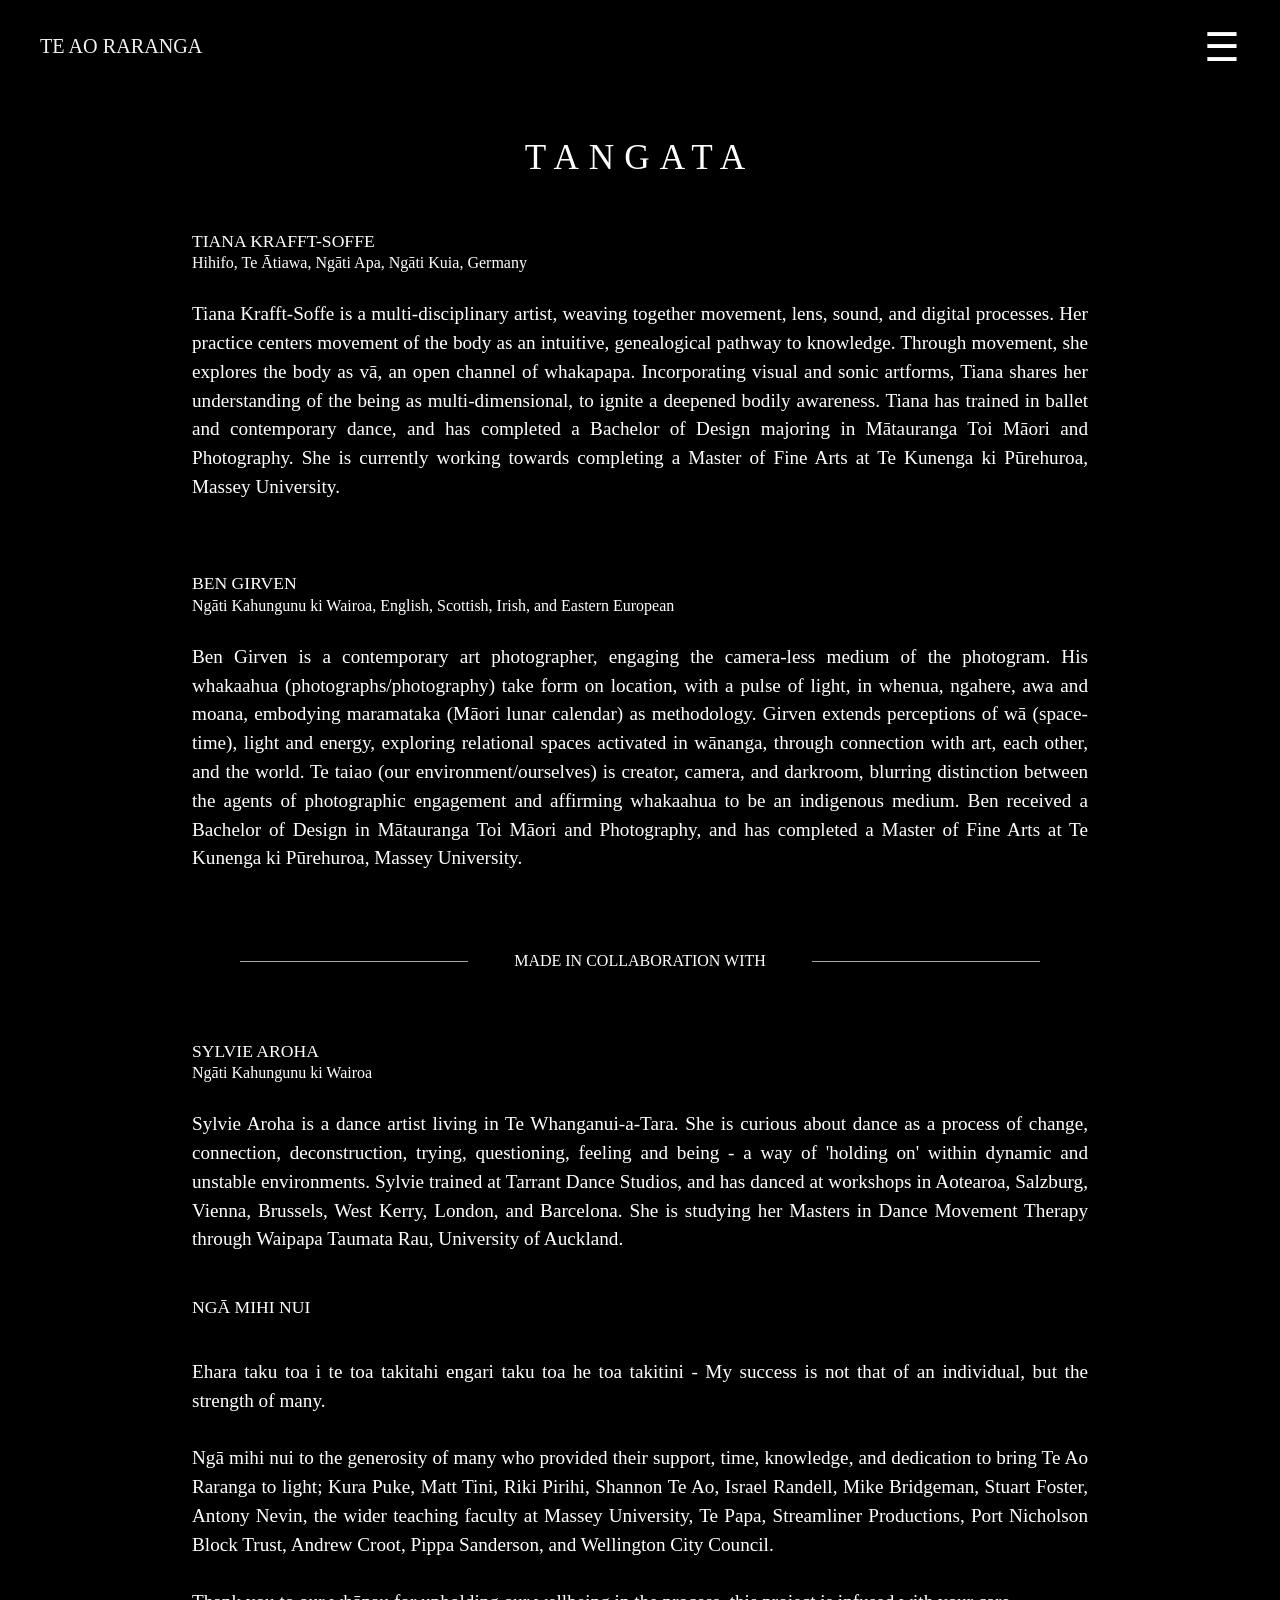
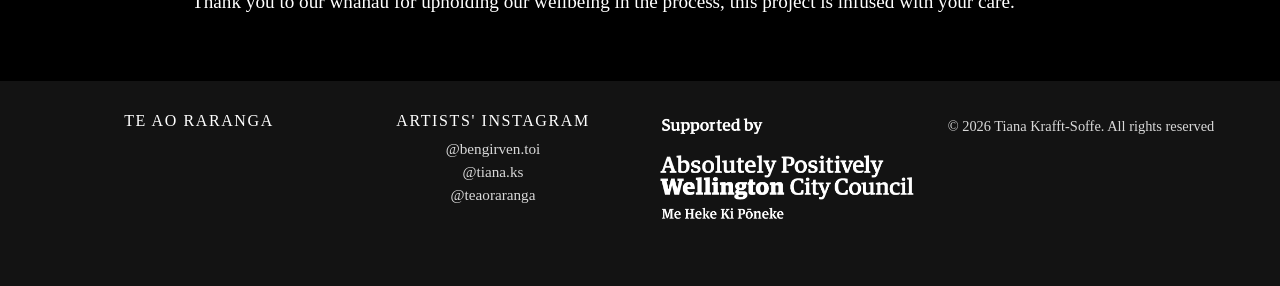
<file: Pages /Tangata.html>
<!doctype html>
<html>
<head>
<meta charset="UTF-8">
<meta name="viewport" content="width=device-width, initial-scale=1.0"> 
<title>Tangata </title>
<link href="../CSS /reset_te_ao_raranga.css" rel="stylesheet" type="text/css">
<link href="../CSS /Te_Ao_Raranga.css" rel="stylesheet" type="text/css">
</head>

<body>
	
	<div id="myNav" class="overlay">
  		<a href="javascript:void(0)" class="closebtn" onclick="closeNav()">&times;</a>
		
  	<div class="overlay-content">
	<a href="../index.html">Home</a>
  <a href="Kaupapa.html">Kaupapa</a>
  <a href="Tangata.html">Tangata</a>
  
  </div>
		
	</div>
	
<div class="topnav">
  <a href="../index.html">TE AO RARANGA</a>
 <span class="split" style="font-size:40px;cursor:pointer" onclick="openNav()">&#9776;</span>

</div>
	
<h1 class="Page-title">TANGATA</h1>

<br><br> 
<h5 class="artist_titles">TIANA KRAFFT-SOFFE</h5>

<h4 class="iwi">Hihifo, Te Ātiawa, Ngāti Apa, Ngāti Kuia, Germany</h4>

<br>

<p class="artist_statement">Tiana Krafft-Soffe is a multi-disciplinary artist, weaving together movement, lens, sound, and digital processes. Her practice centers movement of the body as an intuitive, genealogical pathway to knowledge. Through movement, she explores the body as vā, an open channel of whakapapa. Incorporating visual and sonic artforms, Tiana shares her understanding of the being as multi-dimensional, to ignite a deepened bodily awareness. Tiana has trained in ballet and contemporary dance, and has completed a Bachelor of Design majoring in Mātauranga Toi Māori and Photography. She is currently working towards completing a Master of Fine Arts at Te Kunenga ki Pūrehuroa, Massey University. 
</p>

<br><br><br>

<h5 class="artist_titles">BEN GIRVEN</h5>

<h4 class="iwi">Ngāti Kahungunu ki Wairoa, English, Scottish, Irish, and Eastern European</h4>

<br>

<p class="artist_statement">Ben Girven is a contemporary art photographer, engaging the camera-less medium of the photogram. His whakaahua (photographs/photography) take form on location, with a pulse of light, in whenua, ngahere, awa and moana, embodying maramataka (Māori lunar calendar) as methodology. Girven extends perceptions of wā (space-time), light and energy, exploring relational spaces activated in wānanga, through connection with art, each other, and the world. Te taiao (our environment/ourselves) is creator, camera, and darkroom, blurring distinction between the agents of photographic engagement and affirming whakaahua to be an indigenous medium. Ben received a Bachelor of Design in Mātauranga Toi Māori and Photography, and has completed a Master of Fine Arts at Te Kunenga ki Pūrehuroa, Massey University.   </p>


<br><br><br><br><br>

<div class="divider">MADE IN COLLABORATION WITH</div>

<br><br><br>

<h5 class="artist_titles">SYLVIE AROHA</h5>

<h4 class="iwi">Ngāti Kahungunu ki Wairoa</h4>

<br>

<p class="artist_statement"> Sylvie Aroha is a dance artist living in Te Whanganui-a-Tara. She is curious about dance as a process of change, connection, deconstruction, trying, questioning, feeling and being - a way of 'holding on' within dynamic and unstable environments. Sylvie trained at Tarrant Dance Studios, and has danced at workshops in Aotearoa, Salzburg, Vienna, Brussels, West Kerry, London, and Barcelona. She is studying her Masters in Dance Movement Therapy through Waipapa Taumata Rau, University of Auckland.</p>


<br><br>

<h3 class="tangata_titles">NGĀ MIHI NUI</h3>

<div class="nga_mihi_nui_statement"> <br>
<p> Ehara taku toa i te toa takitahi engari taku toa he toa takitini - My success is not that of an individual, but the strength of many.
<br><br>
Ngā mihi nui to the generosity of many who provided their support, time, knowledge, and dedication to bring <i>Te Ao Raranga</i> to light; Kura Puke, Matt Tini, Riki Pirihi, Shannon Te Ao, Israel Randell, Mike Bridgeman, Stuart Foster, Antony Nevin, the wider teaching faculty at Massey University, Te Papa, Streamliner Productions, Port Nicholson Block Trust, Andrew Croot, Pippa Sanderson, and Wellington City Council. 
<br><br>
Thank you to our whānau for upholding our wellbeing in the process, this project is infused with your care. 
 </p>
</div>

<footer class="site-footer">
  <div class="footer-section">
    <h4>Te Ao Raranga</h4>
  </div>
  
  <div class="footer-section">
    <h4>Artists' Instagram</h4>
    <a href="https://www.instagram.com/bengirven.toi/">@bengirven.toi</a>
    <a href="https://www.instagram.com/tiana.ks/">@tiana.ks</a>
    <a href="https://www.instagram.com/teaoraranga/">@teaoraranga</a>
  </div>

  <div class="footer-section">
     <img src="../Images /Website Images/wcc-supportedby-logo-white.png" style="width: 320px; height: auto; margin-top:-26px;" alt="WCC Supported By Logo">
  </div>

 <div class="footer-section">
     <p style="font-size: 0.9rem; margin: 0.4rem 0 0;"> © 2026 Tiana Krafft-Soffe. All rights reserved</p>
  </div>
  </div>

</footer>

</body>
	<script src="../Javascript /te_ao_raranga_script.js"> </script>
</html>
</file>
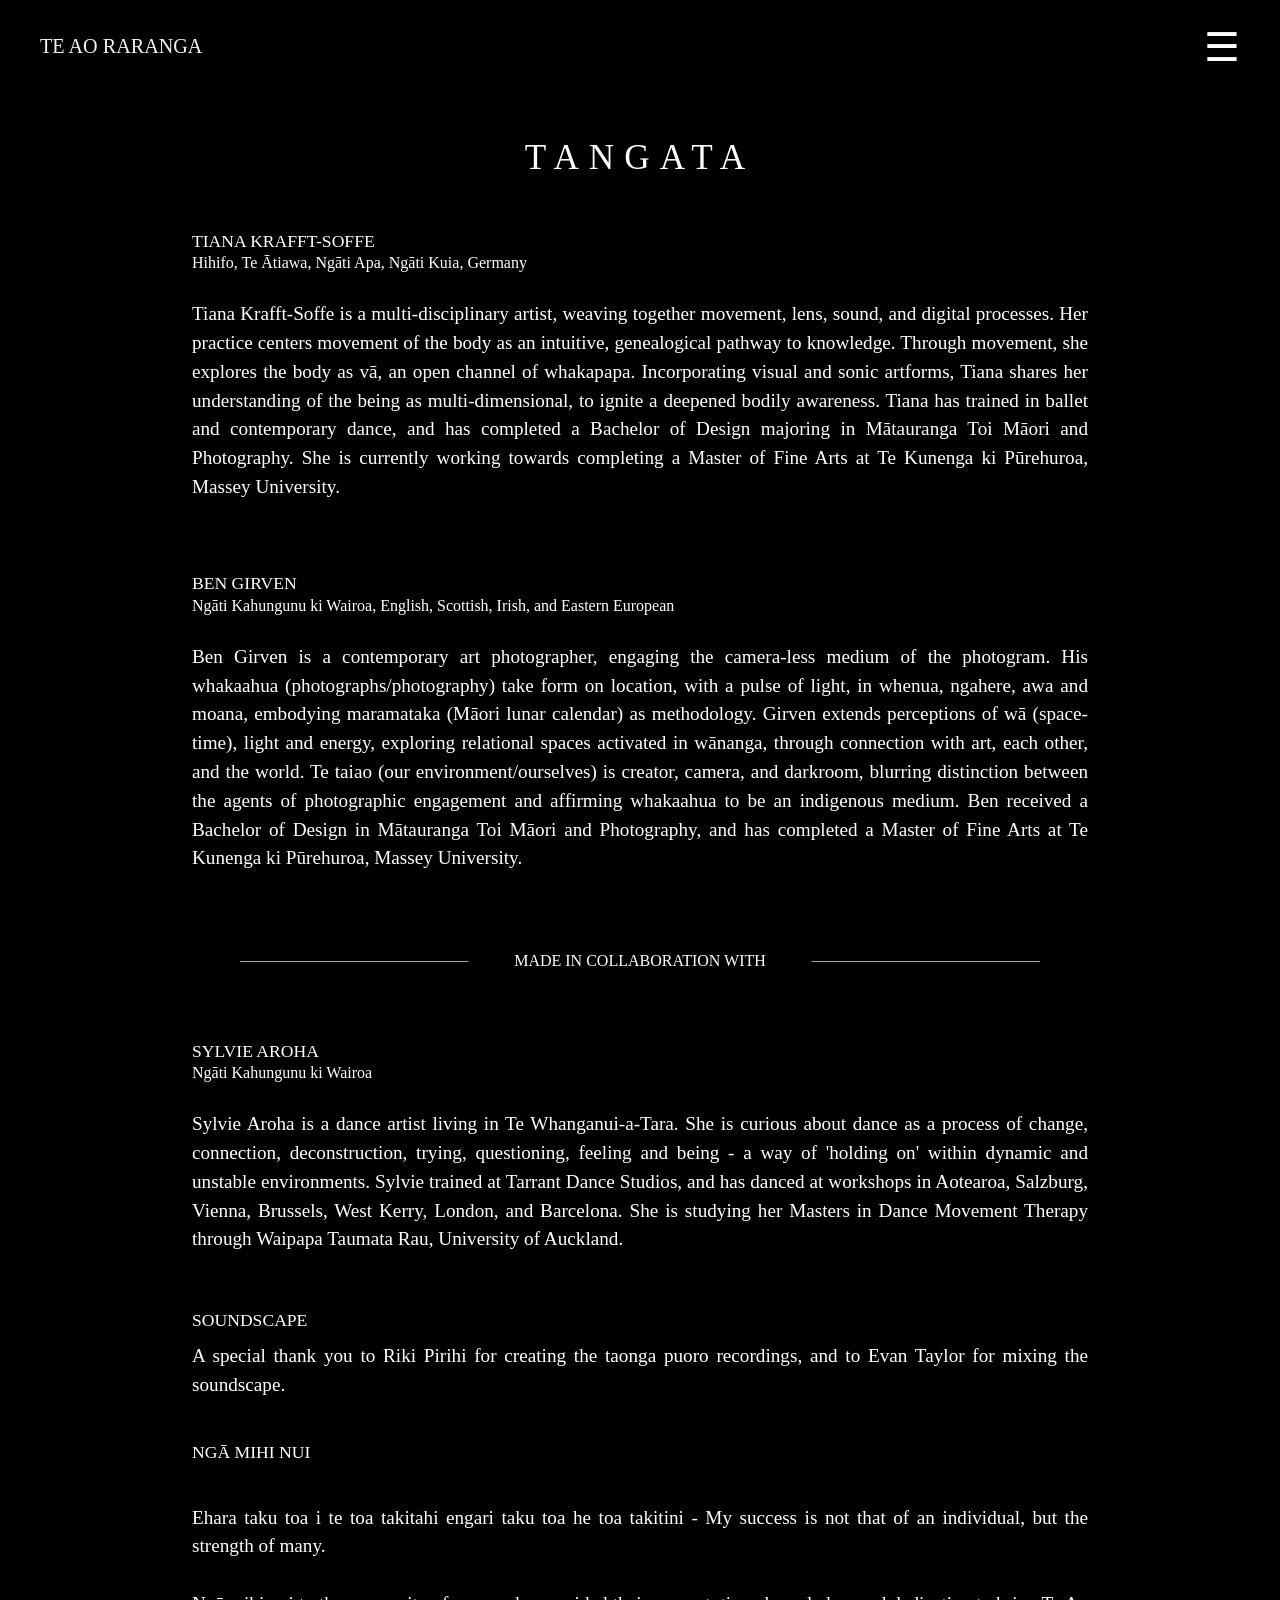
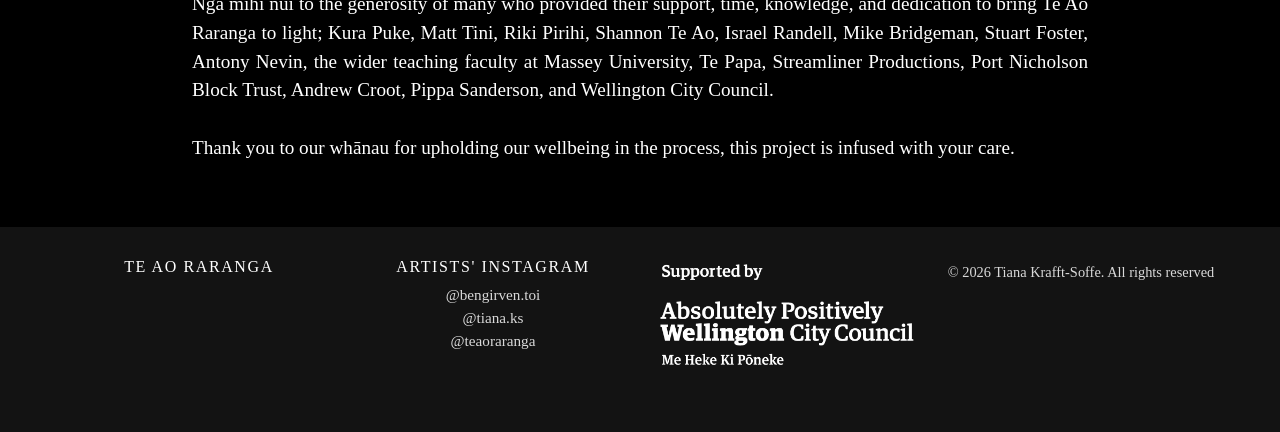
<file: pages/tangata.html>
<!doctype html>
<html>
<head>
<meta charset="UTF-8">
<meta name="viewport" content="width=device-width, initial-scale=1.0"> 
<title>Tangata </title>
<link href="../css/reset_te_ao_raranga.css" rel="stylesheet" type="text/css">
<link href="../css/te_ao_raranga.css" rel="stylesheet" type="text/css">
</head>

<body>
	
	<div id="myNav" class="overlay">
  		<a href="javascript:void(0)" class="closebtn" onclick="closeNav()">&times;</a>
		
  	<div class="overlay-content">
	<a href="../index.html">Home</a>
  <a href="kaupapa.html">Kaupapa</a>
  <a href="tangata.html">Tangata</a>
  
  </div>
		
	</div>
	
<div class="topnav">
  <a href="../index.html">TE AO RARANGA</a>
 <span class="split" style="font-size:40px;cursor:pointer" onclick="openNav()">&#9776;</span>

</div>
	
<h1 class="Page-title">TANGATA</h1>

<br><br> 
<h5 class="artist_titles">TIANA KRAFFT-SOFFE</h5>

<h4 class="iwi">Hihifo, Te Ātiawa, Ngāti Apa, Ngāti Kuia, Germany</h4>

<br>

<p class="artist_statement">Tiana Krafft-Soffe is a multi-disciplinary artist, weaving together movement, lens, sound, and digital processes. Her practice centers movement of the body as an intuitive, genealogical pathway to knowledge. Through movement, she explores the body as vā, an open channel of whakapapa. Incorporating visual and sonic artforms, Tiana shares her understanding of the being as multi-dimensional, to ignite a deepened bodily awareness. Tiana has trained in ballet and contemporary dance, and has completed a Bachelor of Design majoring in Mātauranga Toi Māori and Photography. She is currently working towards completing a Master of Fine Arts at Te Kunenga ki Pūrehuroa, Massey University. 
</p>

<br><br><br>

<h5 class="artist_titles">BEN GIRVEN</h5>

<h4 class="iwi">Ngāti Kahungunu ki Wairoa, English, Scottish, Irish, and Eastern European</h4>

<br>

<p class="artist_statement">Ben Girven is a contemporary art photographer, engaging the camera-less medium of the photogram. His whakaahua (photographs/photography) take form on location, with a pulse of light, in whenua, ngahere, awa and moana, embodying maramataka (Māori lunar calendar) as methodology. Girven extends perceptions of wā (space-time), light and energy, exploring relational spaces activated in wānanga, through connection with art, each other, and the world. Te taiao (our environment/ourselves) is creator, camera, and darkroom, blurring distinction between the agents of photographic engagement and affirming whakaahua to be an indigenous medium. Ben received a Bachelor of Design in Mātauranga Toi Māori and Photography, and has completed a Master of Fine Arts at Te Kunenga ki Pūrehuroa, Massey University.   </p>


<br><br><br><br><br>

<div class="divider">MADE IN COLLABORATION WITH</div>

<br><br><br>

<h5 class="artist_titles">SYLVIE AROHA</h5>

<h4 class="iwi">Ngāti Kahungunu ki Wairoa</h4>

<br>

<p class="artist_statement"> Sylvie Aroha is a dance artist living in Te Whanganui-a-Tara. She is curious about dance as a process of change, connection, deconstruction, trying, questioning, feeling and being - a way of 'holding on' within dynamic and unstable environments. Sylvie trained at Tarrant Dance Studios, and has danced at workshops in Aotearoa, Salzburg, Vienna, Brussels, West Kerry, London, and Barcelona. She is studying her Masters in Dance Movement Therapy through Waipapa Taumata Rau, University of Auckland.</p>


<br><br>

<h5 class="artist_titles">SOUNDSCAPE</h5>

<p class="artist_statement"> 
A special thank you to Riki Pirihi for creating the taonga puoro recordings, and to Evan Taylor for mixing the soundscape. 

</p>
<br><br>
<h3 class="tangata_titles">NGĀ MIHI NUI</h3>

<div class="nga_mihi_nui_statement"> <br>
<p> Ehara taku toa i te toa takitahi engari taku toa he toa takitini - My success is not that of an individual, but the strength of many.
<br><br>
Ngā mihi nui to the generosity of many who provided their support, time, knowledge, and dedication to bring <i>Te Ao Raranga</i> to light; Kura Puke, Matt Tini, Riki Pirihi, Shannon Te Ao, Israel Randell, Mike Bridgeman, Stuart Foster, Antony Nevin, the wider teaching faculty at Massey University, Te Papa, Streamliner Productions, Port Nicholson Block Trust, Andrew Croot, Pippa Sanderson, and Wellington City Council. 
<br><br>
Thank you to our whānau for upholding our wellbeing in the process, this project is infused with your care. 
 </p>
</div>

<footer class="site-footer">
  <div class="footer-section">
    <h4>Te Ao Raranga</h4>
  </div>
  
  <div class="footer-section">
    <h4>Artists' Instagram</h4>
    <a href="https://www.instagram.com/bengirven.toi/">@bengirven.toi</a>
    <a href="https://www.instagram.com/tiana.ks/">@tiana.ks</a>
    <a href="https://www.instagram.com/teaoraranga/">@teaoraranga</a>
  </div>

  <div class="footer-section">
     <img src="../images/website_images/wcc-supportedby-logo-white.png" style="width: 320px; height: auto; margin-top:-26px;" alt="WCC Supported By Logo">
  </div>

 <div class="footer-section">
     <p style="font-size: 0.9rem; margin: 0.4rem 0 0;"> © 2026 Tiana Krafft-Soffe. All rights reserved</p>
  </div>
  </div>

</footer>

</body>
	<script src="../javascript/te_ao_raranga_script.js"> </script>
</html>
</file>
<file: CSS /Te_Ao_Raranga.css>
@charset "UTF-8";
/* CSS Document */

html, body {
  min-height: 100%;
}

body {
  display: flex;
  flex-direction: column;
  min-height: 100vh;
  font-family: Cambria, 'Hoefler Text', 'Liberation Serif', Times, 'Times New Roman', 'serif';
  margin: 0;
  background-color: black;
}

body > footer {
  margin-top: auto;
}

.page-content {
  flex: 1;
}

@keyframes fade-inout {
	0% {opacity: 0}
	100% {opacity: 1;}

}

/* Navbar styling begins*/


.topnav {
  overflow: hidden;
  background-color:black;
  font-weight: 500;
  font-size: 90%;
}

.topnav a {
  float: left;
  color: #f2f2f2;
  text-align: center;
  padding: 34px 40px 8px;
  text-decoration: none;
  font-size: 140%;
  line-height: 1.2;
}



.split {
	color: white;
	float: right;
	padding: 28px 40px 8px;
	
	
}

.overlay {
  height: 100%;
  width: 0;
  position: fixed;
  z-index: 1;
  top: 0;
  left: 0;
  background-color: rgb(0,0,0);
  background-color: rgba(0,0,0, 0.9);
  overflow-x: hidden;
  transition: 0.5s;
}

.overlay-content {
  position: relative;
  top: 25%;
  width: 100%;
  text-align: center;
  margin-top: 30px;
}

.overlay a {
  padding: 8px;
  text-decoration: none;
  font-size: 36px;
  color: #818181;
  display: block;
  transition: 0.3s;
}

.overlay a:hover, .overlay a:focus {
  color: #f1f1f1;
}

.overlay .closebtn {
  position: absolute;
  top: 20px;
  right: 45px;
  font-size: 60px;
}

@media screen and (max-height: 450px) {
  .overlay a {font-size: 20px}
  .overlay .closebtn {
  font-size: 40px;
  top: 15px;
  right: 35px;
  }
}


/* Navbar styling ends*/


/* For Bold Text - Universal accross all pages */

strong {
    font-weight: bold;
}

.italic {
    font-style: italic;

}

/* Home Page Styling Begins*/

.home_text {
 width: 70%;
  padding: 3% 15%;
  text-align:center;
  color: white;
  animation: fade-inout 5s;
  line-height: 1.5;
  font-size: 1.2em;
}

.home_text i {
  font-style: italic !important;
}

.event_details {
  width: 70%;
  padding: 1% 15%;
  text-align: justify;
  color: white;
  animation: fade-inout 5s;
  line-height: 1.5;
  font-size: 1.2em;
}

/* Home Page Styling Ends */

/* Page Title for Kaupapa and Tangata Pages, artist statement is also used in both Tangata and Kaupapa */

.Page-title {
	text-align: center;
  font-size: 220%;
	letter-spacing: 10px;
	padding-top: 5%;
	color: white;
	animation: fade-inout 5s;
}

.tangata_brief {
  width: 70%;
  padding: 5% 15%;
  text-align: justify;
  color: white;
  animation: fade-inout 5s;

}

.artist_titles {
  text-align: left;
  font-size: 110%;
  padding-top: 2%;
  padding-left: 15%;
  color: white;
  animation: fade-inout 5s;
}

.iwi {
  text-align: left;text-align: left;
  padding-top: 5px;
  font-size: 100%;
  padding-left: 15%;
  color: white;
  width: 70%;
  animation: fade-inout 5s;
}

.artist_statement {
  width: 70%;
  padding-top: 1%;
  padding-left: 15%;
  text-align: justify;
  color: white;
  animation: fade-inout 5s;
  font-size: 1.2em;
  line-height: 1.5;
}

/* Tangata Titles is used for - Ngā mihi nui divider */

.tangata_titles {
  text-align: left;
  font-size: 110%;
  padding-top: 1%;
  padding-left: 15%;
  width: 70%;
  color: white;
  animation: fade-inout 5s;
  letter-spacing: 2%;
}

/* Divider is used for - Made in Collaboration With and line  */

.divider {
  display: flex;
  align-items: center;
  justify-content: center;
  text-align: center;
  color: white;
  letter-spacing: 2%;
  max-width: 800px;
  width: 100%;
  margin: 0 auto;
  gap: 1rem;
  animation: fade-inout 5s;
}

.divider::before,
.divider::after {
  content: '';
  flex: 1;
  min-width: 0;
  height: 1px;
  background: rgba(255, 255, 255, 0.65);
}

.divider::before {
  margin-right: 30px;
}

.divider::after {
  margin-left: 30px;
}

.nga_mihi_nui_statement {
  width: 70%;
  padding-top: 1%;
  padding-left: 15%;
  text-align: justify;
  color: white;
  animation: fade-inout 5s;
  line-height: 1.5;
   font-size: 1.2em;
}


/* Media Styling for Kaupapa Page Begins */

.Photogram_Image {
  width: 70%;
  padding: 1% 15%;
  text-align: center;
  color: white;
  animation: fade-inout 5s;
}

.Image_Captions {
  width: 70%;
  padding: 1% 15%;
  text-align: center;
  color: white;
  animation: fade-inout 5s;
  font-style: normal; 
}


.Movement_Sequence {
  width: 70%;
  padding: 1% 15%;
  text-align: center;
  color: white;
  animation: fade-inout 5s;
}

/* Media Styling for Kaupapa Page Ends */

/*More to Come - placeholder for Kaupapa content that will be uploaded closer to the date */

.more_to_come {
  width: 70%;
  padding: 150px 15%;
  text-align: center;
  color: white;
  animation: fade-inout 5s;
  font-size: 1.2em;
}
	
/* Footer styling begins */

.site-footer {
  background-color: #131313;
  color: white;
  padding: 2rem 4rem;
  margin-top: 4rem;
  display: grid;
  grid-template-columns: repeat(auto-fit, minmax(180px, 1fr));
  gap: 1.5rem;
  justify-items: center;
  text-align: center;
  opacity: 0;
  transform: translateY(24px);
  transition: opacity 1s ease, transform 1s ease;
  will-change: opacity, transform;
  font-size: 0.9rem;
}

.site-footer.is-visible {
  opacity: 1;
  transform: translateY(0);
}

.footer-section {
  display: flex;
  flex-direction: column;
  align-items: center;
  text-align: center;
}

.footer-section h4 {
  margin: 0 0 0.5rem 0;
  font-size: 1rem;
  letter-spacing: 0.1em;
  text-transform: uppercase;
}

.footer-section a,
.footer-section p {
  display: block;
  color: #d9d9d9;
  text-decoration: none;
  margin: 0.25rem 0;
  font-size: 0.95rem;
}

.footer-section a:hover {
  color: white;
}
</file>
<file: css/te_ao_raranga.css>
@charset "UTF-8";
/* CSS Document */

html, body {
  min-height: 100%;
}

body {
  display: flex;
  flex-direction: column;
  min-height: 100vh;
  font-family: Cambria, 'Hoefler Text', 'Liberation Serif', Times, 'Times New Roman', 'serif';
  margin: 0;
  background-color: black;
}

body > footer {
  margin-top: auto;
}

.page-content {
  flex: 1;
}

@keyframes fade-inout {
	0% {opacity: 0}
	100% {opacity: 1;}

}

/* Navbar styling begins*/


.topnav {
  overflow: hidden;
  background-color:black;
  font-weight: 500;
  font-size: 90%;
}

.topnav a {
  float: left;
  color: #f2f2f2;
  text-align: center;
  padding: 34px 40px 8px;
  text-decoration: none;
  font-size: 140%;
  line-height: 1.2;
}



.split {
	color: white;
	float: right;
	padding: 28px 40px 8px;
	
	
}

.overlay {
  height: 100%;
  width: 0;
  position: fixed;
  z-index: 1;
  top: 0;
  left: 0;
  background-color: rgb(0,0,0);
  background-color: rgba(0,0,0, 0.9);
  overflow-x: hidden;
  transition: 0.5s;
}

.overlay-content {
  position: relative;
  top: 25%;
  width: 100%;
  text-align: center;
  margin-top: 30px;
}

.overlay a {
  padding: 8px;
  text-decoration: none;
  font-size: 36px;
  color: #818181;
  display: block;
  transition: 0.3s;
}

.overlay a:hover, .overlay a:focus {
  color: #f1f1f1;
}

.overlay .closebtn {
  position: absolute;
  top: 20px;
  right: 45px;
  font-size: 60px;
}

@media screen and (max-height: 450px) {
  .overlay a {font-size: 20px}
  .overlay .closebtn {
  font-size: 40px;
  top: 15px;
  right: 35px;
  }
}


/* Navbar styling ends*/


/* For Bold Text - Universal accross all pages */

strong {
    font-weight: bold;
}

.italic {
    font-style: italic;

}

/* Home Page Styling Begins*/

.home_text {
 width: 70%;
  padding: 3% 15%;
  text-align:center;
  color: white;
  animation: fade-inout 5s;
  line-height: 1.5;
  font-size: 1.2em;
}

.home_text i {
  font-style: italic !important;
}

.event_details {
  width: 70%;
  padding: 1% 15%;
  text-align: justify;
  color: white;
  animation: fade-inout 5s;
  line-height: 1.5;
  font-size: 1.2em;
}

/* Home Page Styling Ends */

/* Page Title for Kaupapa and Tangata Pages, artist statement is also used in both Tangata and Kaupapa */

.Page-title {
	text-align: center;
  font-size: 220%;
	letter-spacing: 10px;
	padding-top: 5%;
	color: white;
	animation: fade-inout 5s;
}

.tangata_brief {
  width: 70%;
  padding: 5% 15%;
  text-align: justify;
  color: white;
  animation: fade-inout 5s;

}

.artist_titles {
  text-align: left;
  font-size: 110%;
  padding-top: 2%;
  padding-left: 15%;
  color: white;
  animation: fade-inout 5s;
}

.iwi {
  text-align: left;text-align: left;
  padding-top: 5px;
  font-size: 100%;
  padding-left: 15%;
  color: white;
  width: 70%;
  animation: fade-inout 5s;
}

.artist_statement {
  width: 70%;
  padding-top: 1%;
  padding-left: 15%;
  text-align: justify;
  color: white;
  animation: fade-inout 5s;
  font-size: 1.2em;
  line-height: 1.5;
}

/* Tangata Titles is used for - Ngā mihi nui divider */

.tangata_titles {
  text-align: left;
  font-size: 110%;
  padding-top: 1%;
  padding-left: 15%;
  width: 70%;
  color: white;
  animation: fade-inout 5s;
  letter-spacing: 2%;
}

/* Divider is used for - Made in Collaboration With and line  */

.divider {
  display: flex;
  align-items: center;
  justify-content: center;
  text-align: center;
  color: white;
  letter-spacing: 2%;
  max-width: 800px;
  width: 100%;
  margin: 0 auto;
  gap: 1rem;
  animation: fade-inout 5s;
}

.divider::before,
.divider::after {
  content: '';
  flex: 1;
  min-width: 0;
  height: 1px;
  background: rgba(255, 255, 255, 0.65);
}

.divider::before {
  margin-right: 30px;
}

.divider::after {
  margin-left: 30px;
}

.nga_mihi_nui_statement {
  width: 70%;
  padding-top: 1%;
  padding-left: 15%;
  text-align: justify;
  color: white;
  animation: fade-inout 5s;
  line-height: 1.5;
   font-size: 1.2em;
}


/* Media Styling for Kaupapa Page Begins */

.Photogram_Image {
  width: 70%;
  padding: 1% 15%;
  text-align: center;
  color: white;
  animation: fade-inout 5s;
}

.Image_Captions {
  width: 70%;
  padding: 1% 15%;
  text-align: center;
  color: white;
  animation: fade-inout 5s;
  font-style: normal; 
}


.Movement_Sequence {
  width: 70%;
  padding: 1% 15%;
  text-align: center;
  color: white;
  animation: fade-inout 5s;
}

/* Media Styling for Kaupapa Page Ends */

/*More to Come - placeholder for Kaupapa content that will be uploaded closer to the date */

.more_to_come {
  width: 70%;
  padding: 150px 15%;
  text-align: center;
  color: white;
  animation: fade-inout 5s;
  font-size: 1.2em;
}
	
/* Footer styling begins */

.site-footer {
  background-color: #131313;
  color: white;
  padding: 2rem 4rem;
  margin-top: 4rem;
  display: grid;
  grid-template-columns: repeat(auto-fit, minmax(180px, 1fr));
  gap: 1.5rem;
  justify-items: center;
  text-align: center;
  opacity: 0;
  transform: translateY(24px);
  transition: opacity 1s ease, transform 1s ease;
  will-change: opacity, transform;
  font-size: 0.9rem;
}

.site-footer.is-visible {
  opacity: 1;
  transform: translateY(0);
}

.footer-section {
  display: flex;
  flex-direction: column;
  align-items: center;
  text-align: center;
}

.footer-section h4 {
  margin: 0 0 0.5rem 0;
  font-size: 1rem;
  letter-spacing: 0.1em;
  text-transform: uppercase;
}

.footer-section a,
.footer-section p {
  display: block;
  color: #d9d9d9;
  text-decoration: none;
  margin: 0.25rem 0;
  font-size: 0.95rem;
}

.footer-section a:hover {
  color: white;
}
</file>
